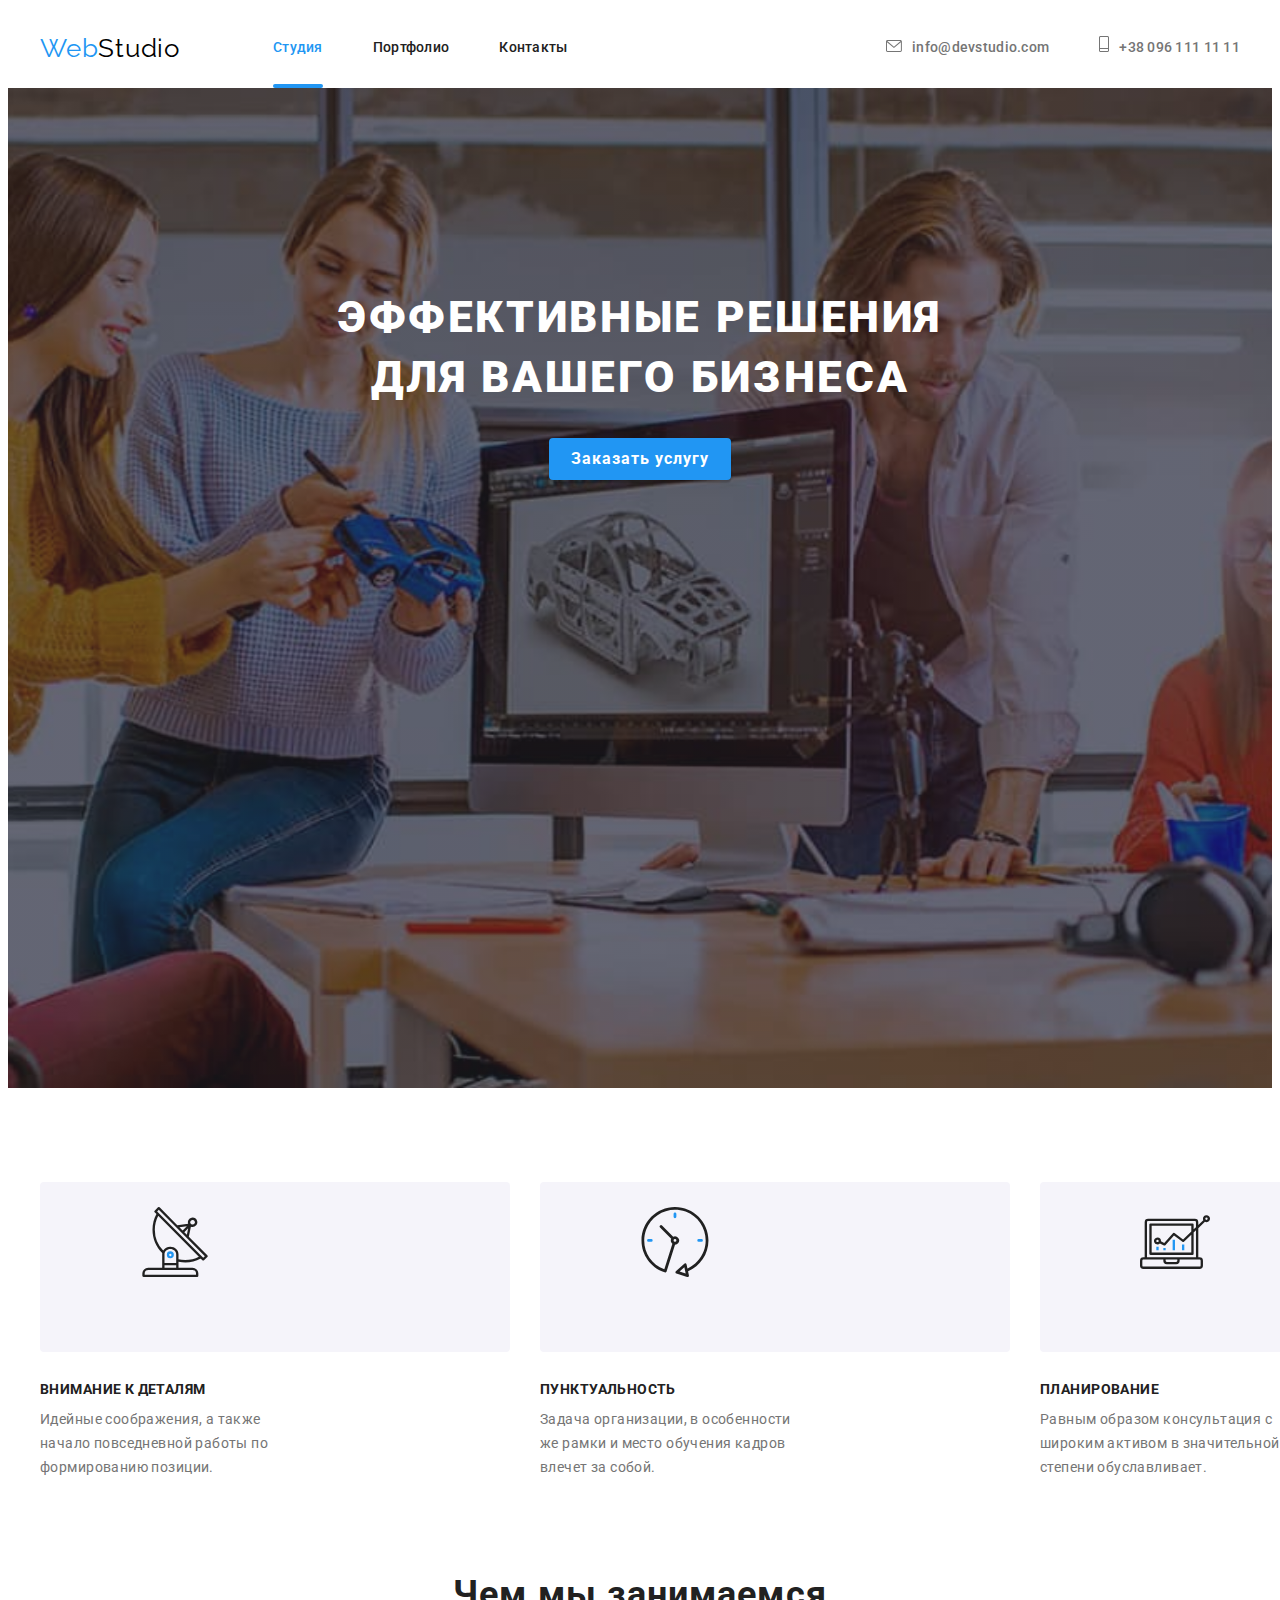
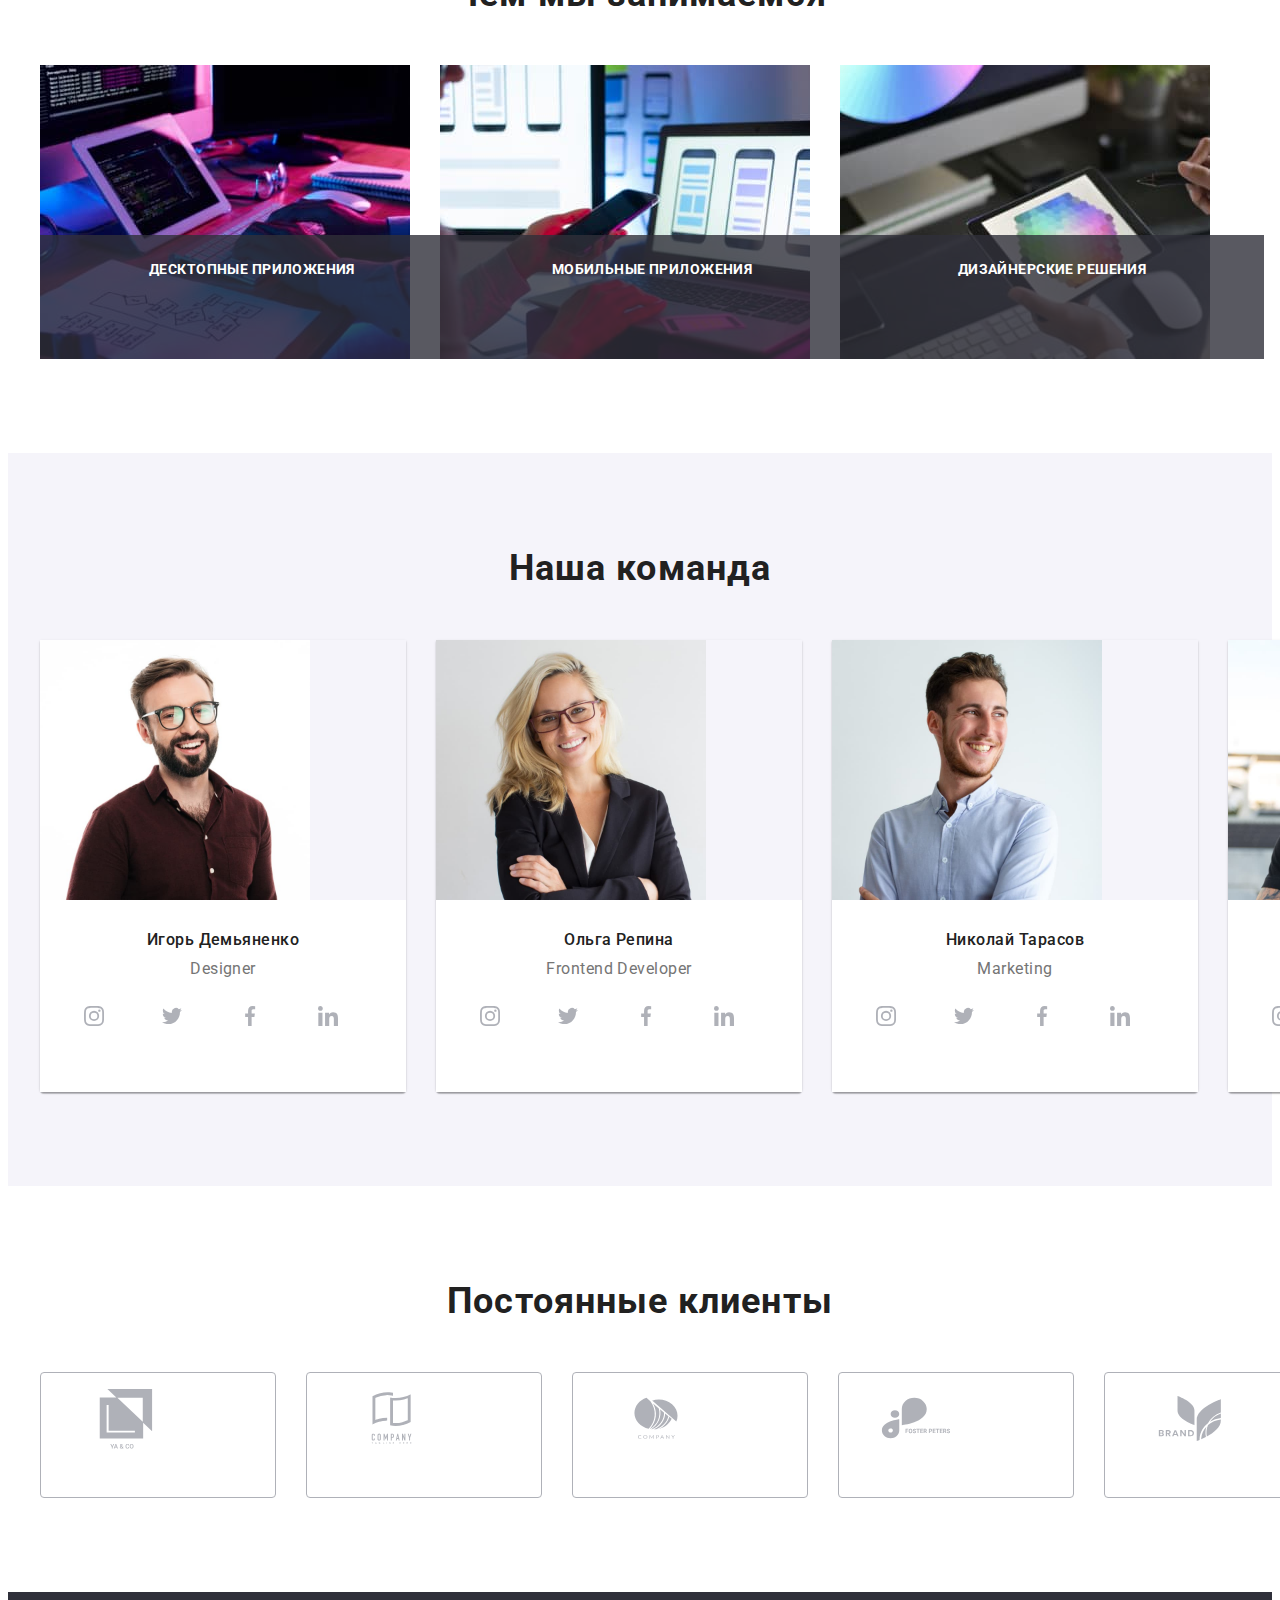
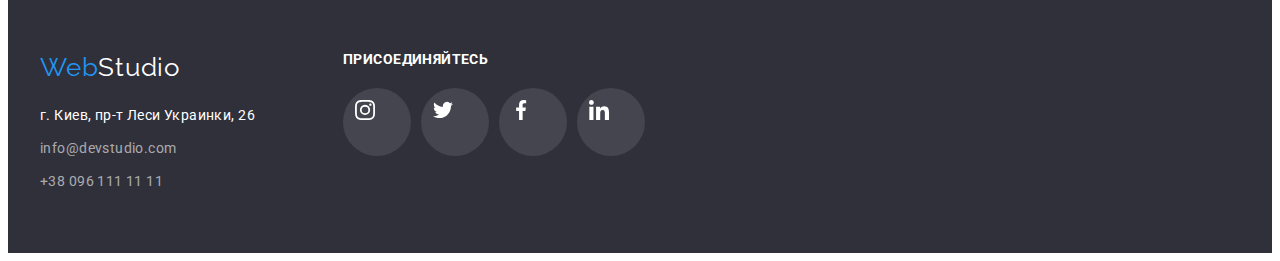
<file: index.html>
<!DOCTYPE html>
<html lang="ru">
<head>
    <meta charset="UTF-8">
    <meta http-equiv="X-UA-Compatible" content="IE=edge">
    <meta name="viewport" content="width=device-width, initial-scale=1.0">
    <title>Document</title>
    <link rel="preconnect" href="https://fonts.googleapis.com">
    <link rel="preconnect" href="https://fonts.gstatic.com" crossorigin>
    <link href="https://fonts.googleapis.com/css2?family=Raleway:wght@700&family=Roboto:wght@400;500;700;900&display=swap"
        rel="stylesheet">
    <link rel="stylesheet" href="https://cdnjs.cloudflare.com/ajax/libs/modern-normalize/1.1.0/modern-normalize.min.css"
        integrity="sha512-wpPYUAdjBVSE4KJnH1VR1HeZfpl1ub8YT/NKx4PuQ5NmX2tKuGu6U/JRp5y+Y8XG2tV+wKQpNHVUX03MfMFn9Q=="
        crossorigin="anonymous" referrerpolicy="no-referrer" />
        <link rel="stylesheet" href="./css/styles.css">
    
    
</head>

<body>

<header> 
    <div class="container header">
    
        <a class="logo" 
         href="WebStudio">Web<span class="logo-black">Studio</span> </a>

    <nav>
        <ul class="list header-ul">
            <li><a class="nav current" href="./index.html">Студия</a></li>
            <li><a class="nav" href="./portfolio.html">Портфолио</a></li>
            <li><a class="nav" href="">Контакты</a></li>
        </ul>
    </nav>
  
    <ul class="list header-inf">
        <li><a class="info" href="mailto:info@devstudio.com"> <svg class="header-mail"><use href="img/symbol-defs.svg#icon-envelope"></use></svg>info@devstudio.com</a></li>
        <li><a class="info" href="tel:+380961111111"> <svg class="header-tel"><use href="img/symbol-defs.svg#icon-Vector"></use></svg>+38 096 111 11 11</a></li>
    </ul>
    </div>
</header>

<main>
    <section class="hero">
        <div class="container">
        <h1 class="main-heading" >Эффективные решения  для вашего бизнеса</h1>
        <button class="button" type="button" data-modal-open >Заказать услугу</button>
        </div>
    </section>

    <section class="benefits">
        <div class="container">
        <h2 class="visually-hidden" >Наши преимущетва</h2>
        <ul class="list benefits-container">
            <li><div class="icon-background">
                <svg class="icon">
                    <use href="img/symbol-defs.svg#icon-antenna"></use>
                </svg>
                </div>
                <h3 class="andr-head">Внимание к деталям</h3>
                <p class="text">Идейные соображения, а также начало повседневной работы по формированию позиции.</p>
            </li>
             <li><div class="icon-background">
                <svg class="icon">
                    <use href="img/symbol-defs.svg#icon-clock"></use>
                </svg>
            </div>
                <h3  class="andr-head">Пунктуальность</h3>
                <p class="text">Задача организации, в особенности же рамки и место обучения кадров влечет за собой.</p>
            </li>
            <li><div class="icon-background">
                <svg class="icon">
                    <use href="img/symbol-defs.svg#icon-diagram"></use>
                </svg>
            </div>
                <h3  class="andr-head">Планирование</h3>
                <p class="text">Равным образом консультация с широким активом в значительной степени обуславливает.</p>
            </li>
            <li><div class="icon-background">
                <svg class="icon">
                    <use href="img/symbol-defs.svg#icon-astronaut"></use>
                </svg>
            </div>
                <h3 class="andr-head">Современные технологии</h3>
                <p class="text">Значимость этих проблем настолько очевидна, что реализация плановых заданий.</p>
            </li>
        </ul>
        </div>
    </section>
    <section class="our-work">
        <div class="container">
        <h2 class="heading ">Чем мы занимаемся</h2>
        <ul class="list process">
            <li>
                <div class="job">
                <img src="./img/img1.jpg" alt="рабочий  процесс" width="370">
                <p class="job-offer job-text">Десктопные приложения</p>
            </div></li>
            <li>
                <div class="job"><img src="./img/img2.jpg" alt="рабочий  процесс" width="370">
                <p class="job-offer job-text">Мобильные приложения</p>
            </div></li>
            <li>
                <div class="job"><img src="./img/img3.jpg" alt="рабочий  процесс" width="370">
                <p class="job-offer job-text">Дизайнерские решения</p>
            </div></li>
        </ul>
        </div>
    </section>
    <section class="section-team">
        <div class="container">
        <h2 class="heading ">Наша команда</h2>
        <ul class="list our-team">
            <li>
                 <img src="./img/img4.jpg" alt="Игорь Демьяненко" width="270"> 
                 <div class="team-text">
                 <h3 class="team">Игорь Демьяненко</h3>
                 <p class="team-prof" lang="en">Designer</p>

                 <ul class="list social">
                 <li><a class="social-icon" href=""><svg class="team-icon">
                    <use href="img/symbol-defs.svg#icon-instagram-2"></use>
                </svg></a></li>
                 <li><a class="social-icon" href=""><svg class="team-icon">
                        <use href="img/symbol-defs.svg#icon-twitter-1"></use>
                    </svg></a></li>
                 <li><a class="social-icon" href=""><svg class="team-icon">
                        <use href="img/symbol-defs.svg#icon-facebook-1"></use>
                    </svg></a></li>
                 <li><a class="social-icon" href=""><svg class="team-icon">
                        <use href="img/symbol-defs.svg#icon-linkedin-1"></use>
                    </svg></a></li>
                </ul>
                </div>
            </li>
            <li>
                    <img src="./img/img5.jpg" alt="Ольга Репина" width="270">
                    <div class="team-text">
                    <h3  class="team">Ольга Репина</h3>
                    <p class="team-prof" lang="en">Frontend Developer</p>
                    <ul class="list social">
                        <li><a class="social-icon" href=""><svg class="team-icon">
                                    <use href="img/symbol-defs.svg#icon-instagram-2"></use>
                                </svg></a></li>
                        <li><a class="social-icon" href=""><svg class="team-icon">
                                    <use href="img/symbol-defs.svg#icon-twitter-1"></use>
                                </svg></a></li>
                        <li><a class="social-icon" href=""><svg class="team-icon">
                                    <use href="img/symbol-defs.svg#icon-facebook-1"></use>
                                </svg></a></li>
                        <li><a class="social-icon" href=""><svg class="team-icon">
                                    <use href="img/symbol-defs.svg#icon-linkedin-1"></use>
                                </svg></a></li>
                    </ul>
                     </div>
            </li>
            <li>
                    <img src="./img/img6.jpg" alt="Николай Тарасов" width="270">
                    <div class="team-text">
                    <h3  class="team">Николай Тарасов</h3>
                    <p class="team-prof" lang="en">Marketing</p>
                <ul class="list social">
                    <li><a class="social-icon" href=""><svg class="team-icon">
                                <use href="img/symbol-defs.svg#icon-instagram-2"></use>
                            </svg></a></li>
                    <li><a class="social-icon" href=""><svg class="team-icon">
                                <use href="img/symbol-defs.svg#icon-twitter-1"></use>
                            </svg></a></li>
                    <li><a class="social-icon" href=""><svg class="team-icon">
                                <use href="img/symbol-defs.svg#icon-facebook-1"></use>
                            </svg></a></li>
                    <li><a class="social-icon" href=""><svg class="team-icon">
                                <use href="img/symbol-defs.svg#icon-linkedin-1"></use>
                            </svg></a></li>
                </ul>
                    </div>
            </li>
            <li>
                    <img src="./img/img7.jpg" alt="Михаил Ермаков" width="270">
                   <div class="team-text"> 
                    <h3  class="team">Михаил Ермаков</h3>
                    <p class="team-prof" lang="en">Designer</p>
                <ul class="list social">
                    <li><a class="social-icon" href=""><svg class="team-icon">
                                <use href="img/symbol-defs.svg#icon-instagram-2"></use>
                            </svg></a></li>
                    <li><a class="social-icon" href=""><svg class="team-icon">
                                <use href="img/symbol-defs.svg#icon-twitter-1"></use>
                            </svg></a></li>
                    <li><a class="social-icon" href=""><svg class="team-icon">
                                <use href="img/symbol-defs.svg#icon-facebook-1"></use>
                            </svg></a></li>
                    <li><a class="social-icon" href=""><svg class="team-icon">
                                <use href="img/symbol-defs.svg#icon-linkedin-1"></use>
                            </svg></a></li>
                </ul>
                </div>
            </li>
        </ul>
        </div>
    </section>
    <section class="clients">
        <div class="container">
            <h2 class="heading ">Постоянные клиенты</h2>
            <ul class="list our-clients">
                <li><a class="cln-icon" href=""><svg class="clients-icon">
                        <use href="img/symbol-defs.svg#icon-Union"></use>
                    </svg></a></li>
            <li><a class="cln-icon" href=""><svg class="clients-icon">
                    <use href="img/symbol-defs.svg#icon-Logo"></use>
                </svg></a></li>
            <li><a class="cln-icon" href=""><svg class="clients-icon">
                    <use href="img/symbol-defs.svg#icon-Logo-1"></use>
                </svg></a></li>
            <li><a class="cln-icon" href=""><svg class="clients-icon">
                    <use href="img/symbol-defs.svg#icon-Logo-2"></use>
                </svg></a></li>
            <li><a class="cln-icon" href=""><svg class="clients-icon">
                    <use href="img/symbol-defs.svg#icon-Logo-3"></use>
                </svg></a></li>
            <li><a class="cln-icon" href=""><svg class="clients-icon">
                    <use href="img/symbol-defs.svg#icon-Logo-4"></use>
                </svg></a></li>
        </ul>

        </div>
    </section>
    </main>
    <footer class="footer">
        <div class="container footer-flex">
            <div>
        <a class="logo"  href="WebStudio">Web<span class="logo-white">Studio</span></a>
        <address class="adres-pading">
            <a class="adress" href="https://goo.gl/maps/dG4Fvefpf27VC7wY8" target="_blank" rel="noopener noreferrer" >г. Киев, пр-т Леси Украинки, 26</a>
        </address>
        <ul>
            <li class="list footer-list"><a class="info-footer" href="mailto:info@devstudio.com">info@devstudio.com</a></li>
            <li class="list footer-list"><a class="info-footer" href="tel:+380961111111">+38 096 111 11 11</a></li>
        </ul>
    </div>
<div class="footer-social">
        <h3 class="footer-title">присоединяйтесь</h3>
        <ul class="list ftr-social">
            <li><a class="ftr-icon" href=""><svg class="footer-icon">
                        <use href="img/symbol-defs.svg#icon-instagram-2"></use>
                    </svg></a></li>
            <li><a class="ftr-icon" href=""><svg class="footer-icon">
                        <use href="img/symbol-defs.svg#icon-twitter-1"></use>
                    </svg></a></li>
            <li><a class="ftr-icon" href=""><svg class="footer-icon">
                        <use href="img/symbol-defs.svg#icon-facebook-1"></use>
                    </svg></a></li>
            <li><a class="ftr-icon" href=""><svg class="footer-icon">
                        <use href="img/symbol-defs.svg#icon-linkedin-1"></use>
                    </svg></a></li>
        </ul>
</div>
        </div>
    </footer>
    <div class="backdrop is-hidden"data-modal>
        <div class="modal">
            <button type="button" class="modal-btn" data-modal-close>
                <svg class="modal-img"><use href="img/symbol-defs.svg#icon-close-black-18dp-2-1"></use></svg>
            </button>
        </div>
    </div>
    <script src="./modal.js"></script>
</body>
</html>
</file>
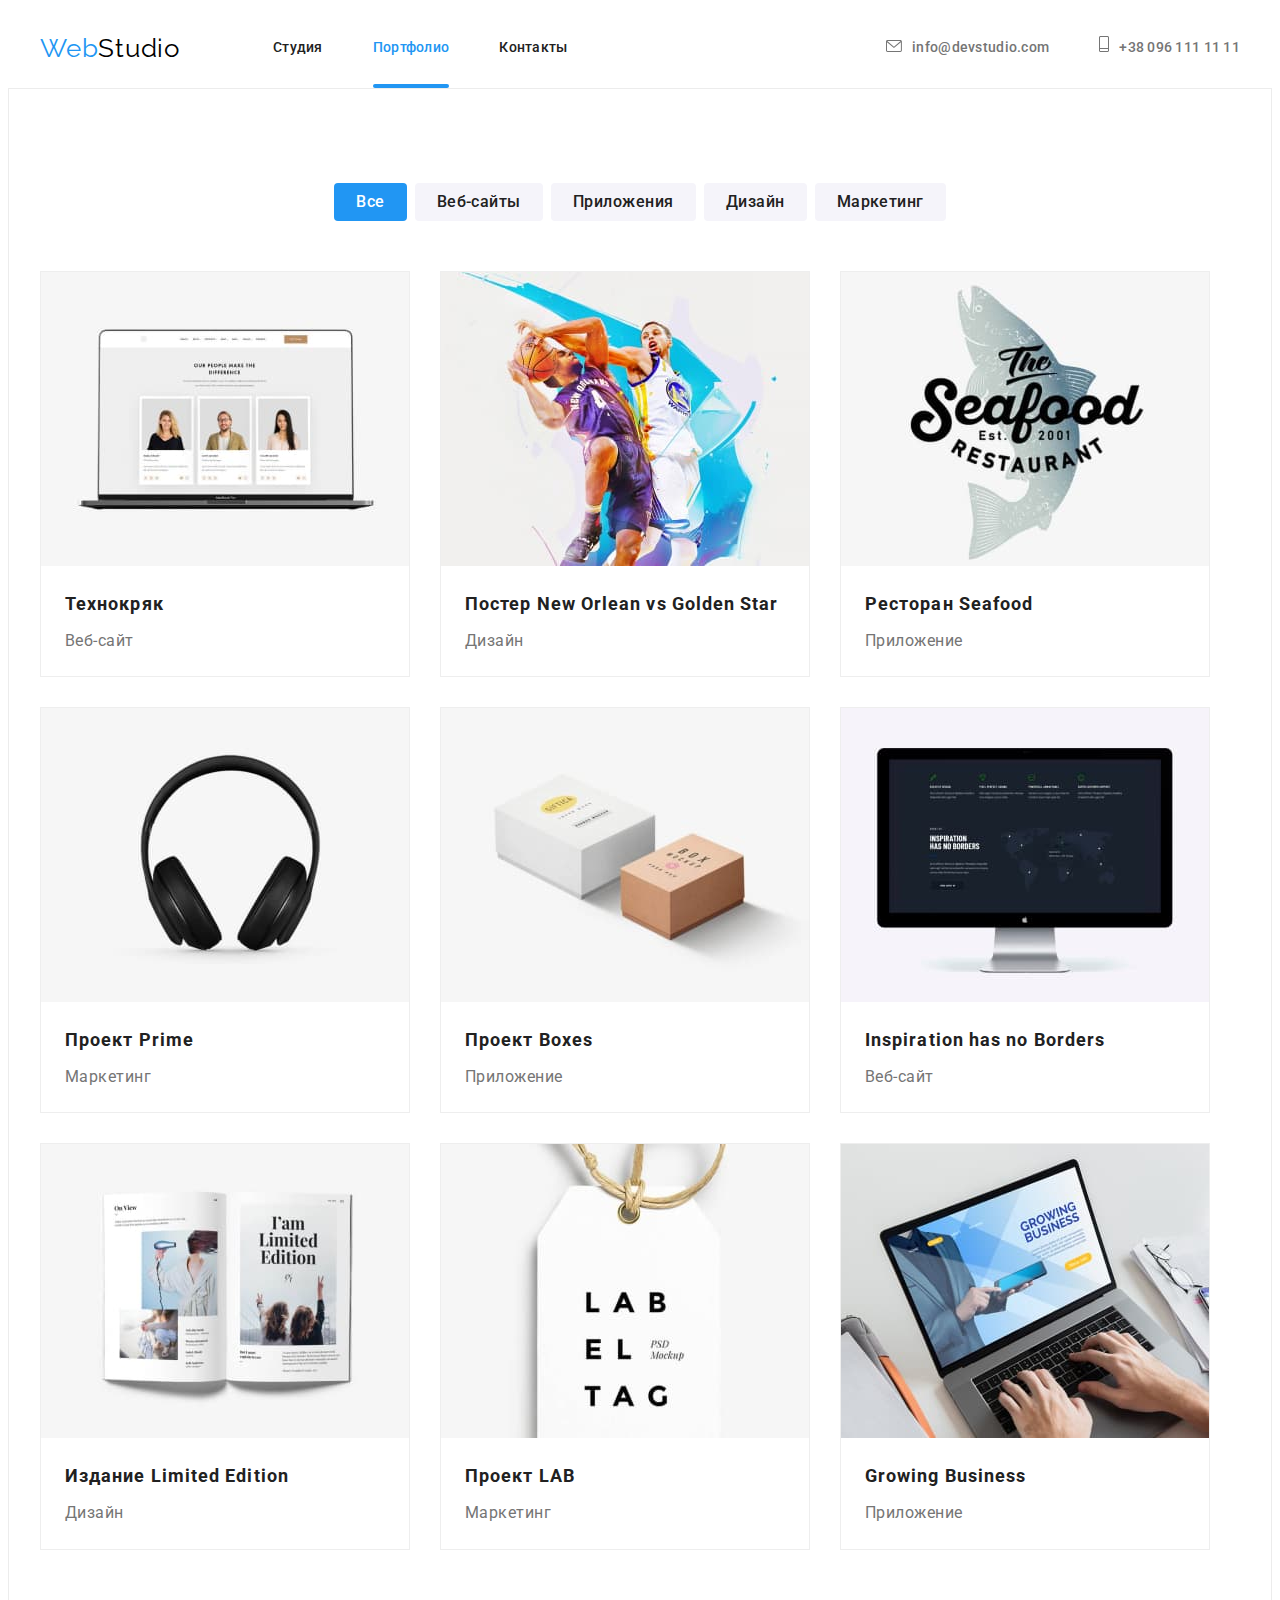
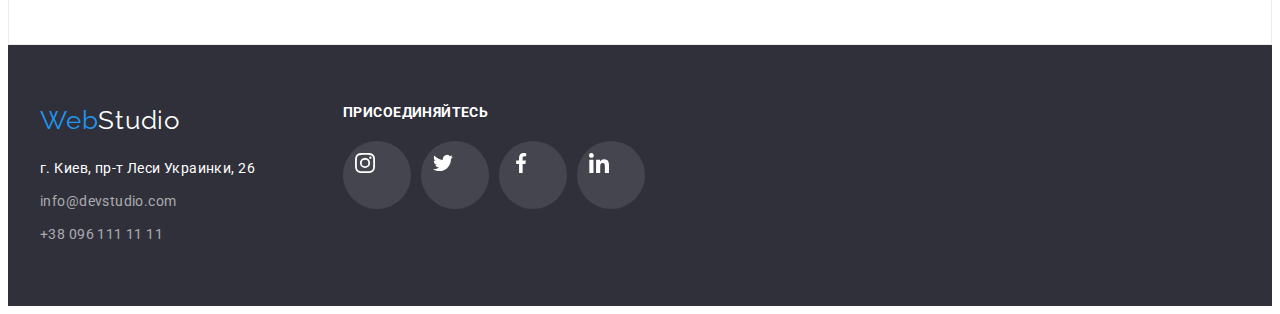
<file: portfolio.html>
<!DOCTYPE html>
<html lang="ru">

<head>
    <meta charset="UTF-8">
    <meta http-equiv="X-UA-Compatible" content="IE=edge">
    <meta name="viewport" content="width=device-width, initial-scale=1.0">
    <title>Document</title>
    <link rel="preconnect" href="https://fonts.googleapis.com">
    <link rel="preconnect" href="https://fonts.gstatic.com" crossorigin>
    <link href="https://fonts.googleapis.com/css2?family=Raleway:wght@700&family=Roboto:wght@400;500;700;900&display=swap"
        rel="stylesheet">
    <link rel="stylesheet" href="https://cdnjs.cloudflare.com/ajax/libs/modern-normalize/1.1.0/modern-normalize.min.css"
    integrity="sha512-wpPYUAdjBVSE4KJnH1VR1HeZfpl1ub8YT/NKx4PuQ5NmX2tKuGu6U/JRp5y+Y8XG2tV+wKQpNHVUX03MfMFn9Q=="
    crossorigin="anonymous" referrerpolicy="no-referrer" />
        <link rel="stylesheet" href="./css/styles.css">
       
</head>

<body>
<header>
    <div class="container header">

        <a class="logo" href="WebStudio">Web<span class="logo-black">Studio</span> </a>

        <nav>
            <ul class="list header-ul">
                <li><a class="nav" href="./index.html">Студия</a></li>
                <li><a class="nav current" href="./portfolio.html">Портфолио</a></li>
                <li><a class="nav" href="">Контакты</a></li>
            </ul>
        </nav>

        <ul class="list header-inf">
            <li><a class="info" href="mailto:info@devstudio.com"> <svg class="header-mail">
                        <use href="img/symbol-defs.svg#icon-envelope"></use>
                    </svg>info@devstudio.com</a></li>
            <li><a class="info" href="tel:+380961111111"> <svg class="header-tel">
                        <use href="img/symbol-defs.svg#icon-Vector"></use>
                    </svg>+38 096 111 11 11</a></li>
        </ul>
    </div>
</header>
    <main>
        <section class="border">
            <h1 class="visually-hidden">Портфолио</h1>
            <div class="container"> 
            <ul class="list portfolio-btn">
                <li><button class="btn-portfolio current" type="button">Все</button></li>
                <li><button class="btn-portfolio" type="button">Веб-сайты</button></li>
                <li><button class="btn-portfolio" type="button">Приложения</button></li>
                <li><button class="btn-portfolio" type="button">Дизайн</button></li>
                <li><button class="btn-portfolio" type="button">Маркетинг</button></li>
            </ul>
            </div>
            <div class="container">
            <ul class="list project">
                <li class="project-border" >
                    <div class="card-project">
                        <img  src="./img/img.p.1.jpg" alt=" ноутбук с страницой сайта" width="370">
                         <p class="text-project ">Технокряк это современная площадка распространения коронавируса. Компании используют эту платформу для цифрового шпионажа и атак на защищённые сервера конкурентов.</p>
                    </div>
                    <div class="proff-card">
                    <h2 class="name-project" >Технокряк</h2>
                    <p class="name" >Веб-сайт</p>
                   
                </div>
                </li>
                <li class="project-border">
                    <div class="card-project">
                        <img src="./img/img.p.2.jpg" alt="Мужчины играющие в баскетбол" width="370">
                        <p class="text-project ">Технокряк это современная площадка распространения коронавируса. Компании используют эту платформу для цифрового шпионажа и атак на защищённые сервера конкурентов.</p>

                    </div>
                    
                    <div class="proff-card">
                    <h2 class="name-project" >Постер <span class="poster" lang="en">New Orlean vs Golden Star</span></h2>
                    <p class="name">Дизайн</p>
                </div>
                </li>
                <li class="project-border">
                    <div class="card-project">
                       <img src="./img/img.p.3.jpg" alt="Логотип ресторана, рыба на заднем фоне" width="370">  
                       <p class="text-project ">Технокряк это современная площадка распространения коронавируса. Компании используют эту платформу для цифрового шпионажа и атак на защищённые сервера конкурентов.</p>
                    </div>
                   
                   <div class="proff-card"> 
                    <h2 class="name-project" >Ресторан <span lang="en">Seafood </span> </h2>
                    <p class="name">Приложение</p>
                </div>
                </li>
                <li class="project-border">
                    <div class="card-project">
                        <img src="./img/img.p.4.jpg" alt="Наушники" width="370">
                        <p class="text-project ">Технокряк это современная площадка распространения коронавируса. Компании используют эту платформу для цифрового шпионажа и атак на защищённые сервера конкурентов.</p>
                    </div>
                    
                   <div class="proff-card">
                       <h2 class="name-project" >Проект  <span lang="en">Prime </span> </h2>
                    <p class="name">Маркетинг</p>
                </div> 
                </li>
                <li class="project-border">
                    <div class="card-project">
                        <img src="./img/img.p.5.jpg" alt="Две коробки" width="370">
                        <p class="text-project ">Технокряк это современная площадка распространения коронавируса. Компании используют эту платформу для цифрового шпионажа и атак на защищённые сервера конкурентов.</p>
                    </div>
                    
                    <div class="proff-card">
                        <h2 class="name-project" >Проект <span lang="en"> Boxes </span> </h2>
                    <p class="name">Приложение</p>
                </div>
                </li>
                <li class="project-border">
                    <div class="card-project">
                         <img src="./img/img.p.6.jpg" alt="Экран компьютера" width="370">
                         <p class="text-project ">Технокряк это современная площадка распространения коронавируса. Компании используют эту платформу для цифрового шпионажа и атак на защищённые сервера конкурентов.</p>
                    </div>
                   
                    <div class="proff-card">
                        <h2 class="name-project"  lang="en"> Inspiration has no Borders  </h2>
                    <p class="name">Веб-сайт</p>
                </div>
                </li>
                <li class="project-border">
                    <div class="card-project">
                         <img src="./img/img.p.7.jpg" alt="Открытая книга" width="370">
                         <p class="text-project ">Технокряк это современная площадка распространения коронавируса. Компании используют эту платформу для цифрового шпионажа и атак на защищённые сервера конкурентов.</p>
                    </div>
                   
                    <div class="proff-card">
                        <h2 class="name-project" >Издание<span lang="en"> Limited Edition </span> </h2>
                    <p class="name">Дизайн</p>
                </div>
                </li>
                <li class="project-border">
                    <div class="card-project">
                         <img src="./img/img.p.8.jpg" alt="Белая бирка с чёрными буквами " width="370">
                         <p class="text-project ">Технокряк это современная площадка распространения коронавируса. Компании используют эту платформу для цифрового шпионажа и атак на защищённые сервера конкурентов.</p>
                    </div>
                   
                    <div class="proff-card">
                        <h2 class="name-project" >Проект <span lang="en"> LAB </span> </h2>
                    <p class="name">Маркетинг</p>
                </div>
                </li>
                <li class="project-border">
                    <div class="card-project">
                        <img src="./img/img.p.9.jpg" alt="Открытый ноутбук " width="370">
                        <p class="text-project ">Технокряк это современная площадка распространения коронавируса. Компании используют эту платформу для цифрового шпионажа и атак на защищённые сервера конкурентов.</p>
                    </div>
                    
                    <div class="proff-card">
                        <h2 class="name-project"  lang="en"> Growing Business </h2>
                    <p class="name">Приложение</p>
                </div>
                </li>
            </ul>
            </div>
        </section>
    </main>
    <footer class="footer">
        <div class="container footer-flex">
            <div>
                <a class="logo" href="WebStudio">Web<span class="logo-white">Studio</span></a>
                <address class="adres-pading">
                    <a class="adress" href="https://goo.gl/maps/dG4Fvefpf27VC7wY8" target="_blank"
                        rel="noopener noreferrer">г. Киев, пр-т Леси Украинки, 26</a>
                </address>
                <ul>
                    <li class="list footer-list"><a class="info-footer"
                            href="mailto:info@devstudio.com">info@devstudio.com</a></li>
                    <li class="list footer-list"><a class="info-footer" href="tel:+380961111111">+38 096 111 11 11</a></li>
                </ul>
            </div>
            <div class="footer-social">
                <h3 class="footer-title">присоединяйтесь</h3>
                <ul class="list ftr-social">
                    <li><a class="ftr-icon" href=""><svg class="footer-icon">
                                <use href="img/symbol-defs.svg#icon-instagram-2"></use>
                            </svg></a></li>
                    <li><a class="ftr-icon" href=""><svg class="footer-icon">
                                <use href="img/symbol-defs.svg#icon-twitter-1"></use>
                            </svg></a></li>
                    <li><a class="ftr-icon" href=""><svg class="footer-icon">
                                <use href="img/symbol-defs.svg#icon-facebook-1"></use>
                            </svg></a></li>
                    <li><a class="ftr-icon" href=""><svg class="footer-icon">
                                <use href="img/symbol-defs.svg#icon-linkedin-1"></use>
                            </svg></a></li>
                </ul>
            </div>
        </div>
    </footer>
</body>

</html>
</file>
<file: css/styles.css>
p,
h1,
h2,
h3,
h4,
h5,
h6 {
  margin: 0;
}

ul,
ol {
  margin: 0;
  padding-left: 0;
}

button {
  cursor: pointer;
  padding: 6px 22px;
}

img {
  display: block;
}

:root {
  --primary-text-color: #757575;
  --title-text-color: #212121;
  --accent-color: #2196f3;
}

body {
  font-family: Roboto, sans-serif;
  color: var(--primary-text-color);
  background: #ffffff;
  font-size: 14px;
  line-height: 1.71;
}

.link {
  text-decoration: none;
}

.list {
  list-style: none;
}

/* Сховати*/
.visually-hidden {
  position: absolute;
  white-space: nowrap;
  width: 1px;
  height: 1px;
  overflow: hidden;
  border: 0;
  padding: 0;
  clip: rect(0 0 0 0);
  clip-path: inset(50%);
  margin: -1px;
}

.container {
  width: 1200px;
  padding-left: 15px;
  padding-right: 15px;
  margin: 0 auto;
}

.logo {
  text-decoration: none;
  font-family: Raleway;
  font-weight: 700px;
  font-size: 26px;
  line-height: 1.19;
  letter-spacing: 0.03em;
  color: var(--accent-color);
  margin-right: 9;
  margin-right: 93px;
}
.logo-black {
  color: #000000;
}
.logo-white {
  color: #ffffff;
}
.header {
  display: flex;
  align-items: center;
}
.header-ul {
  display: flex;
  padding-top: 32px;
  padding-bottom: 32px;
}

.header-ul li:not(:last-child) {
  margin-right: 50px;
}
.header-inf {
  display: flex;
  margin-left: auto;
  margin-right: 0;
}

.header-inf li:not(:last-child) {
  margin-right: 50px;
}

.nav {
  text-decoration: none;
  font-weight: 500;
  font-size: 14px;
  line-height: 1.14;
  letter-spacing: 0.02em;
  color: var(--title-text-color);
  display: block;

  transition-property: color;
  transition-duration: 250ms;
  transition-timing-function: cubic-bezier(0.4, 0, 0.2, 1);
}
.nav:hover,
.nav:focus {
  color: var(--accent-color);
}
.nav.current {
  color: var(--accent-color);
  position: relative;
}

.nav.current::after {
  content: "";
  display: block;
  position: absolute;
  width: 100%;
  height: 4px;
  top: 44px;

  background: var(--accent-color);
  border-radius: 2px;
}

.info {
  text-decoration: none;
  list-style: none;
  font-weight: 500;
  font-size: 14px;
  line-height: 1.14;
  letter-spacing: 0.02em;
  color: var(--primary-text-color);

  transition-property: color, fill;
  transition-duration: 250ms;
  transition-timing-function: cubic-bezier(0.4, 0, 0.2, 1);
}
.info:hover svg,
.info:focus svg {
  color: var(--accent-color);
  fill: var(--accent-color);
}

.info:hover,
.info:focus {
  color: var(--accent-color);
  fill: var(--accent-color);
}
.header-mail {
  width: 16px;
  height: 12px;
  margin-right: 10px;
  fill: var(--primary-text-color);
}

.header-tel {
  width: 10px;
  height: 16px;
  margin-right: 10px;
  fill: var(--primary-text-color);
}

/* Студия */

.hero {
  background-color: #2f303a;
  padding-top: 200px;
  padding-bottom: 200px;
  text-align: center;

  max-width: 1600px;
  height: 600px;
  margin-left: auto;
  margin-right: auto;
  background-size: cover;
  background-position: center;
  flex-grow: 1;
  background-image: linear-gradient(
      rgba(47, 48, 58, 0.4),
      rgba(47, 48, 58, 0.4)
    ),
    url(../img/hero.jpg);
}
.main-heading {
  font-weight: 900;
  font-size: 44px;
  line-height: 1.36;
  letter-spacing: 0.06em;
  text-transform: uppercase;
  color: #ffffff;
  width: 696px;
  margin: auto;
}

.button {
  font-family: inherit;
  cursor: pointer;
  font-weight: 700;
  font-size: 16px;
  line-height: 1.88;
  letter-spacing: 0.06em;
  color: #ffffff;
  background: var(--accent-color);
  margin-top: 30px;
  box-shadow: 0px 3px 1px rgba(0, 0, 0, 0.1), 0px 1px 2px rgba(0, 0, 0, 0.08),
    0px 2px 2px rgba(0, 0, 0, 0.12);
  border-radius: 4px;
  border: 0px;
}

.benefits {
  padding-top: 94px;
  padding-bottom: 94px;
}
.benefits-container {
  display: flex;
}

.benefits-container li:not(:last-child) {
  margin-right: 30px;
}
.text {
  width: 270px;
  font-weight: 400;
  font-size: 14px;
  line-height: 1.7;
  letter-spacing: 0.03em;
}
.andr-head {
  padding-bottom: 10px;
}
.our-work {
  padding-bottom: 94px;
}
.heading {
  font-weight: 700;
  font-size: 36px;
  line-height: 1.17;
  text-align: center;
  letter-spacing: 0.03em;
  color: var(--title-text-color);
  margin-bottom: 50px;
}

.process {
  display: flex;
}
.process li:not(:last-child) {
  margin-right: 30px;
}
.job {
  position: relative;
}

.job-offer {
  position: absolute;
  width: 100%;
  height: 70px;
  background: rgba(47, 48, 58, 0.8);
  bottom: 0;
}
.job-text {
  font-weight: 700;
  font-size: 14px;
  line-height: 1.1;
  text-align: center;
  letter-spacing: 0.03em;
  text-transform: uppercase;
  padding: 27px;
  color: #ffffff;
}
.icon {
  width: 70px;
  height: 70px;
}
.icon-background {
  background: #f5f4fa;
  border-radius: 4px;
  width: 270px;
  height: 120px;
  margin-bottom: 30px;
  padding: 25px 100px;
}
.andr-head {
  font-weight: 700;
  font-size: 14px;
  line-height: 1.14;
  letter-spacing: 0.03em;
  text-transform: uppercase;
  color: var(--title-text-color);
}
.our-team {
  display: flex;
}
.our-team li {
  box-shadow: 0px 1px 3px rgba(0, 0, 0, 0.12), 0px 1px 1px rgba(0, 0, 0, 0.14),
    0px 2px 1px rgba(0, 0, 0, 0.2);
  border-radius: 0px 0px 4px 4px;
}
.our-team li:not(:last-child) {
  margin-right: 30px;
}

.team {
  font-weight: 500;
  font-size: 16px;
  line-height: 1.19;
  text-align: center;
  letter-spacing: 0.03em;
  color: var(--title-text-color);
  margin-bottom: 10px;
}
.team-prof {
  font-size: 16px;
  line-height: 1.19;
  text-align: center;
  letter-spacing: 0.03em;
  color: var(--primary-text-color);
}
.section-team {
  background: #f5f4fa;
  padding-top: 94px;
  padding-bottom: 94px;
}
.team-text {
  padding-top: 30px;
  padding-bottom: 30px;
  background: #ffffff;
}
.team-icon {
  width: 20px;
  height: 20px;
  fill: #afb1b8;

  transition-property: background-color, fill;
  transition-duration: 250ms;
  transition-timing-function: cubic-bezier(0.4, 0, 0.2, 1);
}

.social-icon {
  display: block;
  width: 44px;
  height: 44px;
  border-radius: 50%;
  padding: 12px;

  transition-property: background-color, fill;
  transition-duration: 250ms;
  transition-timing-function: cubic-bezier(0.4, 0, 0.2, 1);
}
.social-icon:hover,
.social-icon:focus {
  background-color: var(--accent-color);
}

.social-icon:hover svg,
.social-icon:focus svg {
  background-color: var(--accent-color);
  fill: #ffffff;
}
.social {
  display: flex;
  margin-top: 16px;
  margin-left: 32px;
  margin-right: 32px;
}
.social li {
  box-shadow: none;
}
.social li:not(:last-child) {
  margin-right: 10px;
}

.clients {
  padding-top: 94px;
  padding-bottom: 94px;
}
.clients-icon {
  fill: #afb1b8;
  width: 106px;
  height: 60px;
  display: block;

  transition-property: background-color, fill;
  transition-duration: 250ms;
  transition-timing-function: cubic-bezier(0.4, 0, 0.2, 1);
}

.cln-icon {
  width: 170px;
  height: 92px;
  border: 1px solid #afb1b8;
  border-radius: 4px;
  padding: 16px 32px;
  display: block;

  transition-property: fill, border, border-radius;
  transition-duration: 250ms;
  transition-timing-function: cubic-bezier(0.4, 0, 0.2, 1);
}

.cln-icon:focus svg,
.cln-icon:hover svg {
  fill: var(--accent-color);
}
.cln-icon:focus,
.cln-icon:hover {
  border: 1px solid var(--accent-color);
  border-radius: 4px;
}

.our-clients {
  display: flex;
}
.our-clients li:not(:last-child) {
  margin-right: 30px;
}

/* конец студии */
/* портфолио */
.border {
  border: 1px solid #ececec;
  padding-top: 94px;
  padding-bottom: 94px;
}
.portfolio-btn {
  display: flex;
  margin-bottom: 50px;
  justify-content: center;
}
.portfolio-btn li:not(:last-child) {
  margin-right: 8px;
}
.btn-portfolio {
  font-family: inherit;
  cursor: pointer;
  font-weight: 500;
  font-size: 16px;
  line-height: 1.6;
  text-align: center;
  letter-spacing: 0.03em;
  color: var(--title-text-color);
  background: #f5f4fa;
  border-radius: 4px;
  border: 0px;

  transition-property: color, background-color, box-shadow, border-radius,
    border;
  transition-duration: 250ms;
  transition-timing-function: cubic-bezier(0.4, 0, 0.2, 1);
}
.btn-portfolio:hover,
.btn-portfolio:focus {
  color: #ffffff;
  background: var(--accent-color);
  box-shadow: 0px 3px 1px rgba(0, 0, 0, 0.1), 0px 1px 2px rgba(0, 0, 0, 0.08),
    0px 2px 2px rgba(0, 0, 0, 0.12);
  border-radius: 4px;
  border: 0px;
}

.btn-portfolio.current {
  color: #ffffff;
  background: var(--accent-color);
}
.project {
  display: flex;
  flex-wrap: wrap;
}
.project li {
  margin-right: 30px;
  margin-bottom: 30px;
  background: #ffffff;
  border: 1px solid #eeeeee;
  box-sizing: border-box;
  width: 370px;
}

.project li:nth-child(3n) {
  margin-right: 0px;
}
.project li:nth-last-child(-n + 3) {
  margin-bottom: 0px;
}
.name-project {
  font-weight: 700;
  font-size: 18px;
  line-height: 2;
  letter-spacing: 0.06em;
  color: var(--title-text-color);
  margin-bottom: 4px;
}

.name {
  font-size: 16px;
  line-height: 1.9;
  letter-spacing: 0.03em;
  color: var(--primary-text-color);
}
.card-project {
  position: relative;
  overflow: hidden;
}
.text-project {
  position: absolute;
  width: 100%;
  height: 100%;
  background: rgba(33, 150, 243, 0.9);

  font-weight: 400;
  font-size: 18px;
  line-height: 1.6;
  letter-spacing: 0.03em;
  color: #ffffff;
  padding: 63px 24px;

  opacity: 0;
  transition: 250ms cubic-bezier(0.4, 0, 0.2, 1);
}

.card-project:hover .text-project {
  transform: translateY(-294px);
  opacity: 1;
}
.proff-card {
  padding-left: 24px;
  padding-right: 24px;
  padding-top: 20px;
  padding-bottom: 20px;
}
.project-border:hover,
.project-border:focus {
  background: #ffffff;
  border: 1px solid #eeeeee;
  box-sizing: border-box;
  box-shadow: 0px 1px 1px rgba(0, 0, 0, 0.12), 0px 4px 4px rgba(0, 0, 0, 0.06),
    1px 4px 6px rgba(0, 0, 0, 0.16);
}

/* конец портфолио */
/* Footer */
.footer {
  background-color: #2f303a;
  padding-top: 60px;
  padding-bottom: 60px;
}
.adress {
  text-decoration: none;
  font-style: normal;
  font-size: 14px;
  line-height: 1.71;
  letter-spacing: 0.03em;
  color: #ffffff;

  transition-property: color;
  transition-duration: 250ms;
  transition-timing-function: cubic-bezier(0.4, 0, 0.2, 1);
}
.adress:hover,
.adress:focus {
  color: var(--accent-color);
}
.info-footer {
  text-decoration: none;
  font-size: 14px;
  line-height: 1.71;
  letter-spacing: 0.03em;
  color: rgba(255, 255, 255, 0.6);

  transition-property: color;
  transition-duration: 250ms;
  transition-timing-function: cubic-bezier(0.4, 0, 0.2, 1);
}
.info-footer:hover,
.info-footer:focus {
  color: var(--accent-color);
}
.footer-list {
  margin-top: 9px;
}
.adres-pading {
  margin-top: 20px;
}
.footer-title {
  font-weight: 700;
  font-size: 14px;
  line-height: 1.14;
  letter-spacing: 0.03em;
  text-transform: uppercase;
  color: #ffffff;
}

.footer-social {
  width: 206px;
  padding-left: 0px;
  margin-left: 70px;
}
.footer-flex {
  display: flex;
}
.footer-icon {
  width: 20px;
  height: 20px;
  fill: #ffffff;
}
.ftr-icon:focus,
.ftr-icon:hover {
  background: #2196f3;
}
.ftr-social {
  display: flex;
}
.ftr-social li:not(:first-child) {
  margin-left: 10px;
}
.ftr-icon {
  display: block;
  width: 44px;
  height: 44px;
  border-radius: 50%;
  padding: 12px;
  background: rgba(255, 255, 255, 0.1);
  margin-top: 20px;
  border: 1px;

  transition-property: background-color;
  transition-duration: 250ms;
  transition-timing-function: cubic-bezier(0.4, 0, 0.2, 1);
}

.backdrop {
  position: fixed;
  width: 100vw;
  height: 100vw;
  background: rgba(0, 0, 0, 0.2);
  top: 0;
  transition: opacity 300ms, visibility 300ms;
}
.modal {
  width: 528px;
  min-height: 581px;

  position: fixed;
  top: 50%;
  left: 50%;
  transform: translate(-50%, -50%);

  background: #ffffff;
  box-shadow: 0px 1px 3px rgba(0, 0, 0, 0.12), 0px 1px 1px rgba(0, 0, 0, 0.14),
    0px 2px 1px rgba(0, 0, 0, 0.2);
  border-radius: 4px;
}

.modal-btn {
  width: 30px;
  height: 30px;
  padding: 0px 0px;
  background: #ffffff;
  border: 1px solid rgba(0, 0, 0, 0.1);

  border-radius: 50%;
  display: flex;
  align-items: center;
  justify-content: center;
  position: absolute;
  top: 8px;
  right: 8px;
}

.modal-img {
  width: 11px;
  height: 11px;
  fill: #000000;
}
.is-hidden {
  opacity: 0;
  pointer-events: none;
  visibility: hidden;
}
</file>
